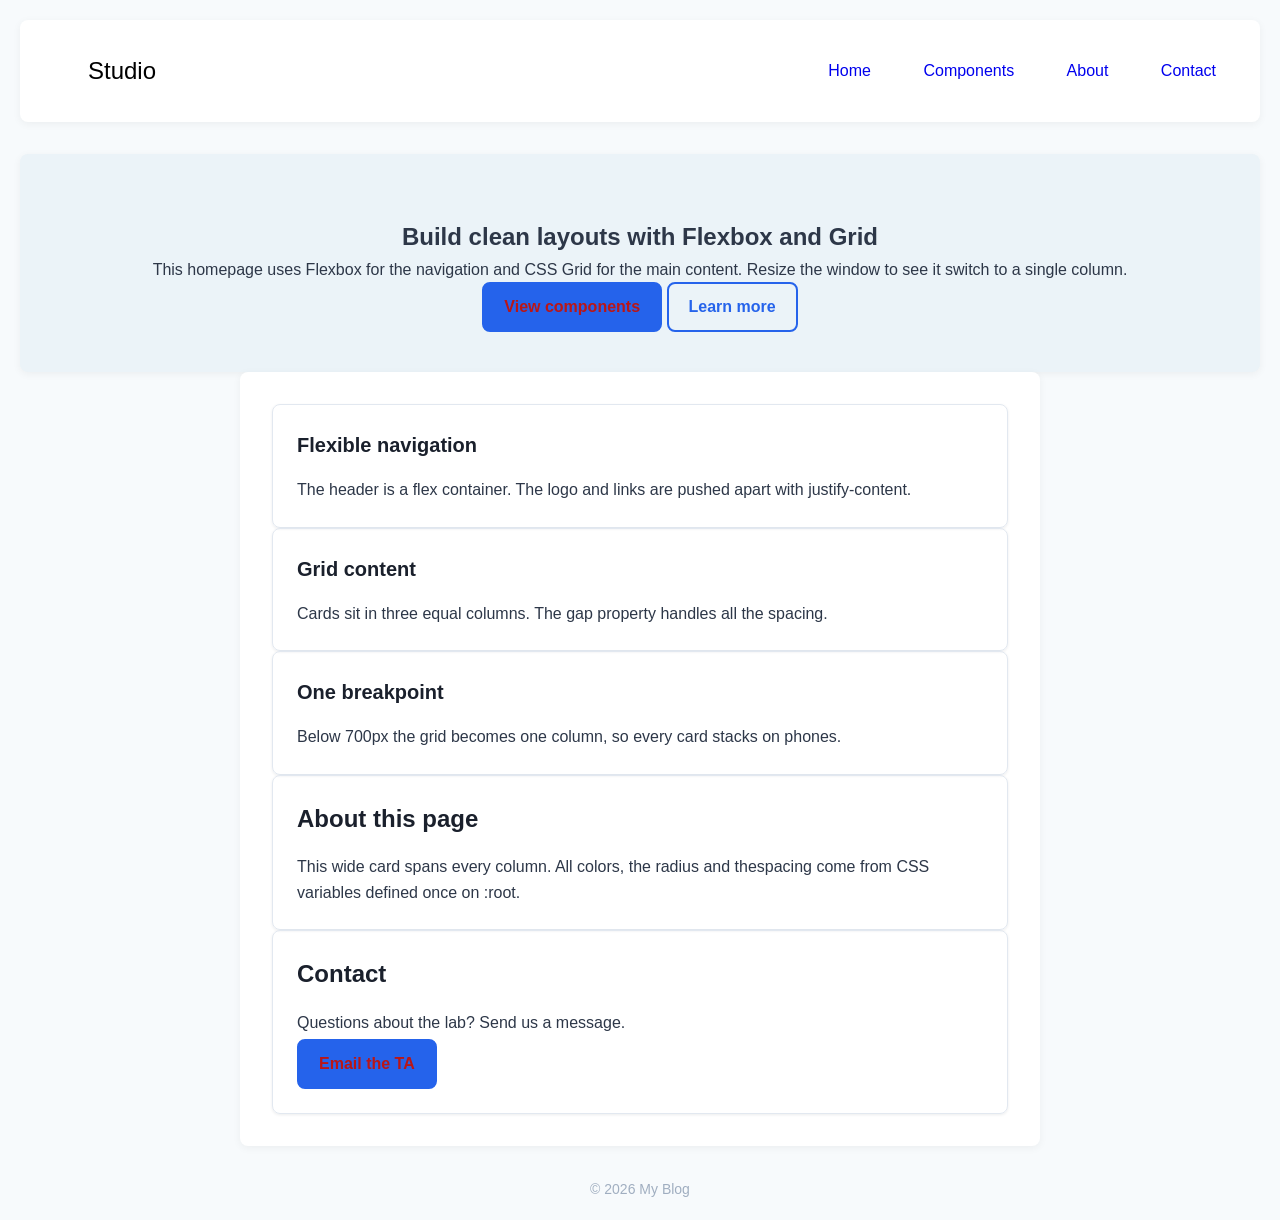
<file: index.html>
<!DOCTYPE html>
<html lang="en">
<head>
    <meta charset="UTF-8">
    <meta name="viewport" content="width=device-width, initial-scale=1">
    <title>Studio - Home</title>
    <link rel="stylesheet" href="Stylesheet.css">
</head>
<body>
    <header class="site-header">
        <a class="logo" href="index.html">Studio</a>
        <nav>
                <a class="active" href="index.html">Home</a>
                <a href="components.html">Components</a>
                <a href="about.html">About</a>
                <a href="contact.html">Contact</a>
        </nav>
    </header>
    <div class="container">
        <section class="hero">
            <h1>Build clean layouts with Flexbox and Grid</h1>
            <p>This homepage uses Flexbox for the navigation and CSS Grid for the
                main content. Resize the window to see it switch to a single column.
            </p>
            <div class="actions">
                <a class="btn" href="components.html">View components</a>
                <a class="btn btn-outline" href="about.html">Learn more</a>
            </div>
        </section>
        <main class="grid">
            <article class="card">
                <h3>Flexible navigation</h3>
                <p>The header is a flex container. The logo and links are pushed apart
                with justify-content.</p>
            </article>
            <article class="card">
                <h3>Grid content</h3>
                <p>Cards sit in three equal columns. The gap property handles all the
                    spacing.
                </p>
            </article>
            <article class="card">
                <h3>One breakpoint</h3>
                <p>Below 700px the grid becomes one column, so every card stacks on
                    phones.
                </p>
            </article>
            <section class="card wide" id="about">
                <h2>About this page</h2>
                <p>This wide card spans every column. All colors,
                    the radius and thespacing come from CSS variables defined once on :root.</p>
            </section>
            <section class="card wide" id="contact">
                <h2>Contact</h2>
                <p>Questions about the lab? Send us a message.</p>
                <a class="btn" href="contact.html">Email the TA</a>
            </section>
        </main>
    </div>
    <footer class="site-footer">
        <div class="container">&copy; 2026 My Blog</div>
    </footer>
</body>
</html>
</file>
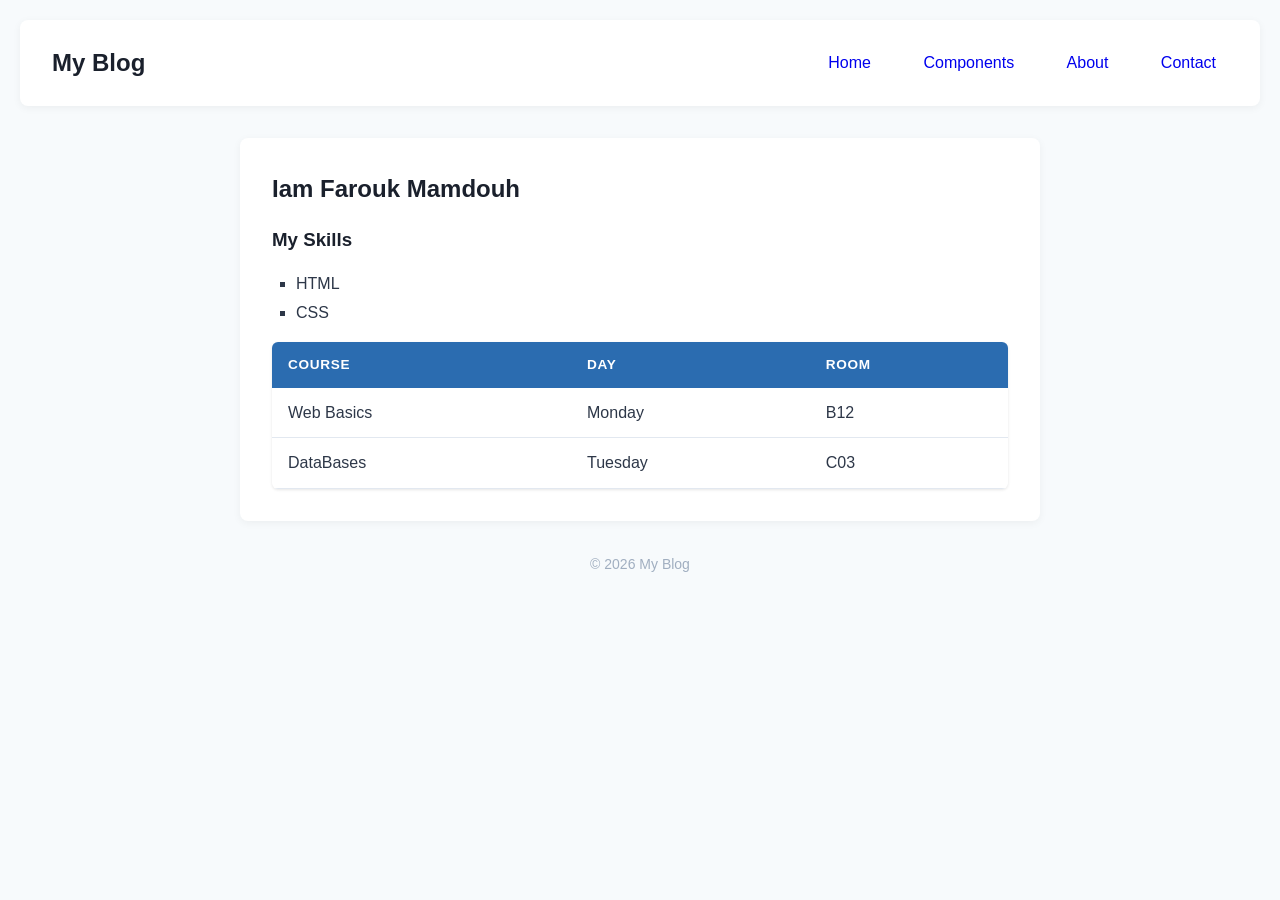
<file: about.html>
<!DOCTYPE html>
<html lang="en">
<head>
    <meta charset="UTF-8">
    <meta name="viewport" content="width=device-width, initial-scale=1.0">
    <title>About</title>
    <link rel="stylesheet" href="Stylesheet.css">
</head>
<body>
    <header>
        <h1>My Blog</h1>
        <nav>
            <a href="index.html">Home</a>
            <a href="components.html">Components</a>
            <a href="about.html">About</a>
            <a href="contact.html">Contact</a>
        </nav>
    </header>
    <main>
      <h2>Iam Farouk Mamdouh</h2>
      <h3>My Skills</h3>
      <ul>
        <li>HTML</li>
        <li>CSS</li>
      </ul>
      <table> 
        <thead> 
            <tr>
                <th>Course</th><th>Day</th><th>Room</th>
            </tr>
        </thead>
        <tbody>
            <tr>
                <td>Web Basics</td> <td>Monday</td><td>B12</td>
            </tr>
            <tr>
                <td>DataBases</td><td>Tuesday</td><td>C03</td>
            </tr>
        </tbody>
      </table>
    </main>
    <footer>
        <p>&copy; 2026 My Blog</p>
    </footer>
</body>
</html>
</file>
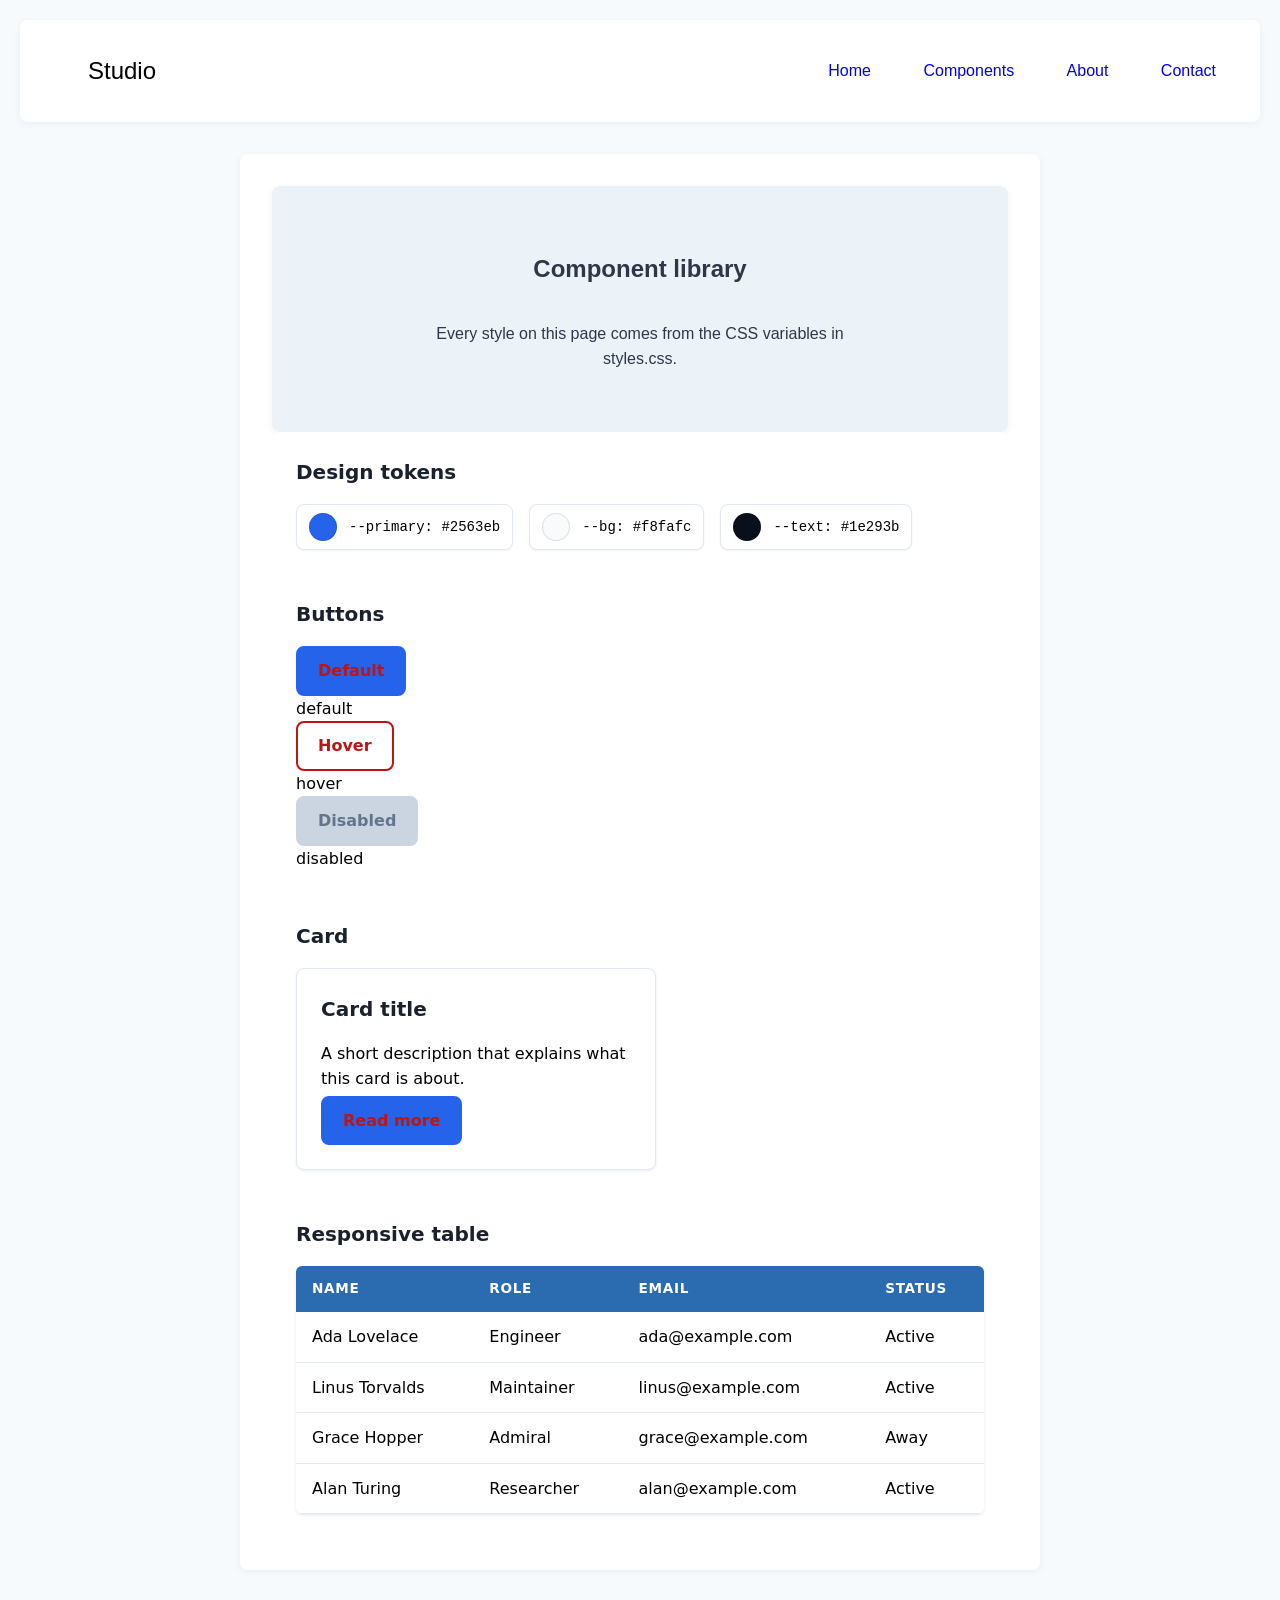
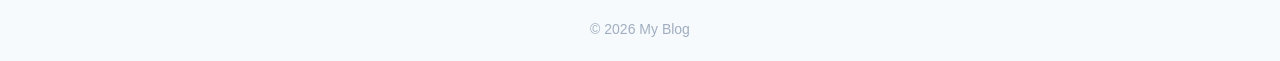
<file: components.html>
<!DOCTYPE html>
<html lang="en">
<head>
    <meta charset="UTF-8">
    <meta name="viewport" content="width=device-width, initial-scale=1">
    <title>Studio - Component library</title>
    <link rel="stylesheet" href="Stylesheet.css">
</head>
<body>
    <header class="site-header">
        <a class="logo" href="index.html">Studio</a>
        <nav>
            
        <a href="index.html">Home</a>
        <a class="active" href="components.html">Components</a>
        <a href="about.html">About</a>
        <a href="contact.html">Contact</a>
        </nav>
    </header>
    <main class="container">
        <section class="section1">
            <h1>Component library</h1>
            <p class="label">Every style on this page comes from the CSS variables
            in styles.css.</p>
        </section>
        <section class="section">
            <h2>Design tokens</h2>
            <div class="swatches">
                <div class="swatch">
                <i style="background: var(--primary)"></i>
                <code>--primary: #2563eb</code>
                </div>
                <div class="swatch">
                <i style="background: var(--bg)"></i>
                <code>--bg: #f8fafc</code>
                </div>
                <div class="swatch">
                <i style="background: var(--text)"></i>
                <code>--text: #1e293b</code>
                </div>
            </div>
        </section>
        <section class="section">
            <h2>Buttons</h2>
            <div class="row">
                <div>
                    <button class="btn">Default</button>
                     <div class="label">default</div>
                </div>
                <div>
                    <button class="btn is-hover">Hover</button>                        <div class="label">hover</div>
                    </div>
                <div>
                    <button class="btn" disabled>Disabled</button>
                    <div class="label">disabled</div>
                </div>
                </div>
            </section>
            <section class="section"><h2>Card</h2>
                <article class="card" style="max-width: 360px">
                    <h3>Card title</h3>
                    <p>A short description that explains what this card is about.</p>
                    <a class="btn" href="about.html">Read more</a>
                </article>
            </section>
        <section class="section">
            <h2>Responsive table</h2>
            <div class="table-wrap">
                <table>
                    <thead>
                        <tr><th>Name</th><th>Role</th><th>Email</th><th>Status</th></tr>
                    </thead>
                    <tbody>
                        <tr><td>Ada Lovelace</td><td>Engineer</td>

                        <td>ada@example.com</td><td><span class="badge">Active</span></td></tr>

                        <tr><td>Linus Torvalds</td><td>Maintainer</td>

                        <td>linus@example.com</td><td><span class="badge">Active</span></td></tr>

                        <tr><td>Grace Hopper</td><td>Admiral</td>

                        <td>grace@example.com</td><td><span class="badge off">Away</span></td></tr>

                        <tr><td>Alan Turing</td><td>Researcher</td>

                        <td>alan@example.com</td><td><span class="badge">Active</span></td></tr>

                    </tbody>
                </table>
            </div>
        </section>
    </main>
    <footer class="site-footer" style="margin-top: 48px">
        <p>&copy; 2026 My Blog</p>
    </footer>
</body>
</html>
</file>
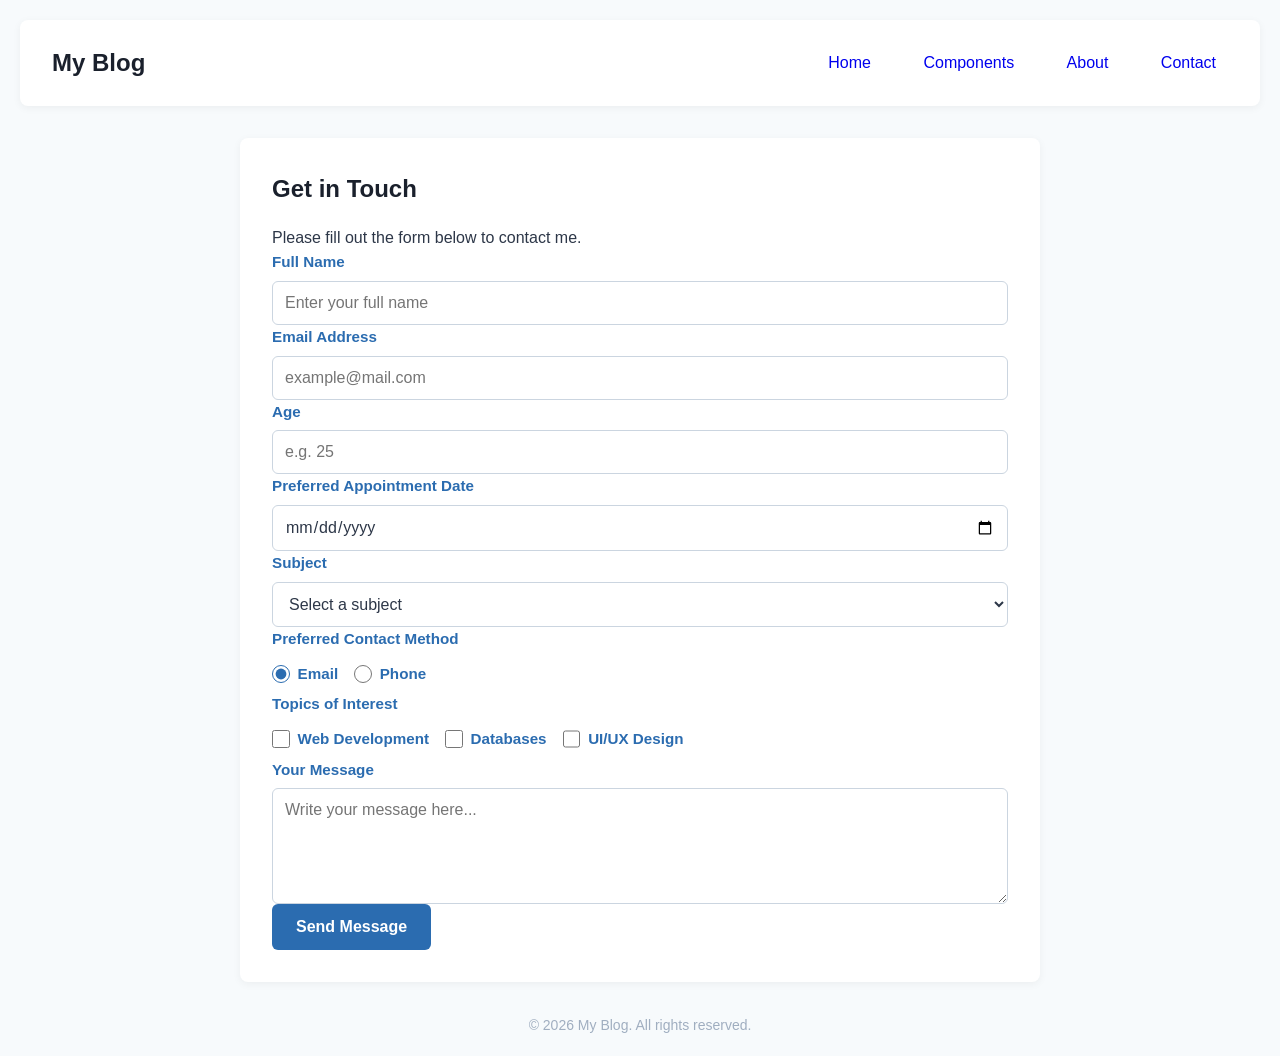
<file: contact.html>
<!DOCTYPE html>
<html lang="en">
<head>
    <meta charset="UTF-8">
    <meta name="viewport" content="width=device-width, initial-scale=1.0">
    <title>Contact</title>
    <link rel="stylesheet" href="Stylesheet.css">
</head>
<body>
    <header>
            <h1>My Blog</h1>
        <nav>
            <a href="index.html">Home</a>
            <a href="components.html">Components</a>
            <a href="about.html">About</a>
            <a href="contact.html">Contact</a>
        </nav>
    </header>
    <main>
        <section>
            <h2>Get in Touch</h2>
            <p>Please fill out the form below to contact me.</p>
            <form action="#" method="post" class="contact-form">
                <div class="form-group">
                    <label for="fullName">Full Name</label>
                    <input type="text" id="fullName" name="fullName" placeholder="Enter your full name" required>
                </div>
                <div class="form-group">
                    <label for="email">Email Address</label>
                    <input type="email" id="email" name="email" placeholder="example@mail.com" required>
                </div>
                <div class="form-group">
                    <label for="age">Age</label>
                    <input type="number" id="age" name="age" min="1" max="120" placeholder="e.g. 25">
                </div>
                <div class="form-group">
                    <label for="preferredDate">Preferred Appointment Date</label>
                    <input type="date" id="preferredDate" name="preferredDate">
                </div>
                <div class="form-group">
                    <label for="subject">Subject</label>
                    <select id="subject" name="subject" required>
                        <option value="" disabled selected>Select a subject</option>
                        <option value="general">General Inquiry</option>
                        <option value="course">Course Question</option>
                        <option value="collaboration">Project Collaboration</option>
                        <option value="feedback">Feedback</option>
                    </select>
                </div>
                <div class="form-group">
                    <label>Preferred Contact Method</label>
                    <div class="options">
                        <label class="label">
                            <input type="radio" name="contactMethod" value="email" checked> Email
                        </label>
                        <label class="label">
                            <input type="radio" name="contactMethod" value="phone"> Phone
                        </label>
                    </div>
                </div>
                <div class="form-group">
                    <label>Topics of Interest</label>
                    <div class="options">
                        <label class="label">
                            <input type="checkbox" name="interests" value="web"> Web Development
                        </label>
                        <label class="label">
                            <input type="checkbox" name="interests" value="database"> Databases
                        </label>
                        <label class="label">
                            <input type="checkbox" name="interests" value="design"> UI/UX Design
                        </label>
                    </div>
                </div>
                <div class="form-group">
                    <label for="message">Your Message</label>
                    <textarea id="message" name="message" rows="5" placeholder="Write your message here..." required></textarea>
                </div>
                <button type="submit" class="submit">Send Message</button>
            </form>
        </section>
    </main>

    <footer>
        <p>&copy; 2026 My Blog. All rights reserved.</p>
    </footer>
</body>
</html>
</file>
<file: Stylesheet.css>
* {
    box-sizing: border-box;
    margin: 0;
    padding: 0;
}
body {
    font-family:  "Segoe UI", Roboto, Helvetica, Arial, sans-serif;
    line-height: 1.6;
    color: #2d3748;
    background-color: #f7fafc;
    padding: 20px;
}
header {
    background-color: #ffffff; 
    flex-wrap: wrap; 
    gap: 10px; ;
    border-radius: 8px;
    padding: 1.5rem 2rem;
    box-shadow: 0 2px 8px rgba(0, 0, 0, 0.05);
    display: flex;
    justify-content: space-between;
    align-items: center;
    margin-bottom: 2rem;
}
 header h1 {
    font-size: 1.5rem;
    color: #1a202c;
}
header .logo {
    text-decoration: none;
    margin-left: 1.5rem;
    padding: 0.5rem 0.75rem;
    transition: all 0.2s ease;
    font-size: 1.5rem; 
    color: black;
}
header a:hover {
    color: #2b6cb0;
    background-color: #ebf8ff;
} 
nav a {
    text-decoration: none;
    font-weight: 500;
    margin-left: 1.5rem;
    padding: 0.5rem 0.75rem;
    transition: all 0.2s ease;
}
nav a:hover {
    color: #2b6cb0;
    background-color: #ebf8ff;
}
.container .hero { 
    padding: 64px 0 40px;
    background: #ebf3f8;
    border-radius: 8px;
    text-align: center;
    box-shadow: 0 2px 8px rgba(0, 0, 0, 0.05);
 } 
.container.hero p { 
    max-width: 55ch; 
    color: var(--muted); 
    font-size: 1.125rem;
    text-align: center; 
}
.container.hero .actions { 
    display: flex; 
    gap: 12px; 
    flex-wrap: wrap; 
    margin-top: 24px;
}
.btn {
display: inline-block;
padding: 10px 20px;
font: inherit;
font-weight: 600;
color: #ba1616;
background: var(--primary);
border: 2px solid var(--primary);
border-radius: var(--radius);
text-decoration: none;
cursor: pointer;
transition: background .15s, border-color .15s;
}
.btn:hover:not(:disabled),
.btn.is-hover {
background: var(--primary-dark);
border-color: var(--primary-dark);
}
.btn:focus-visible { outline: 3px solid #93b4f8; outline-offset: 2px; }
.btn:disabled {
background: #cbd5e1;
border-color: #cbd5e1;
color: #64748b;
cursor: not-allowed;
}
.btn-outline { background: transparent; color: var(--primary); }
.btn-outline:hover:not(:disabled) { background: var(--primary); color: #fff;
}
.card {
background: var(--surface);
border: 1px solid var(--border);
border-radius: var(--radius);
padding: 24px;
box-shadow: 0 1px 3px rgba(15, 23, 42, .08);
}
.card h3 { font-size: 1.25rem; }
.card p { color: var(--muted); }
.card .btn { margin-top: 4px; }
.container .section1 { 
    padding: 64px 8rem 40px;
    background: #ebf3f8;
    border-radius: 8px;
    text-align: center;
    box-shadow: 0 2px 8px rgba(0, 0, 0, 0.05);
 }
 .container .section1 p { 
    padding: 32px 0rem 20px;
    border-radius: 8px;
    text-align: center;
 }
:root {
  --primary: #2563eb;
  --bg: #f8fafc;
  --text: #09101b;
  --border: #e2e8f0;
  --radius: 8px;
}
.section {
  padding: 1.5rem;
  background-color: #ffffff;
  border-radius: var(--radius);
  color: black;
  font-family: system-ui, -apple-system, BlinkMacSystemFont, 'Segoe UI', Roboto, sans-serif;
}
.section h2 {
  font-size: 1.25rem;
  font-weight: 600;
  margin-top: 0;
  margin-bottom: 1rem;
}

/* Swatches Grid */
.swatches {
  display: flex;
  flex-wrap: wrap;
  gap: 1rem;
}

/* Individual Swatch Card */
.swatch {
  display: flex;
  align-items: center;
  gap: 0.75rem;
  padding: 0.5rem 0.75rem;
  background-color: #ffffff;
  border: 1px solid var(--border);
  border-radius: var(--radius);
  box-shadow: 0 1px 2px 0 rgba(0, 0, 0, 0.05);
}

/* Color Box */
.swatch i {
  display: inline-block;
  width: 1.75rem;
  height: 1.75rem;
  border-radius: 50%;
  border: 1px solid rgba(0, 0, 0, 0.1);
  flex-shrink: 0;
}

/* Code Label */
.swatch code {
  font-family: ui-monospace, SFMono-Regular, Menlo, Monaco, Consolas, monospace;
  font-size: 0.875rem;
  color: black;
  white-space: nowrap;
}
main {
    max-width: 800px;
    margin: 0 auto;
    background: #ffffff;
    padding: 2rem;
    border-radius: 8px;
    box-shadow: 0 2px 8px rgba(0, 0, 0, 0.05);
}
ol {
    margin-bottom: 2rem;
}
h2, h3 {
    color: #1a202c;
    margin-bottom: 1rem;
}

ul {
    list-style-type: square;
    padding-left: 1.5rem;
}

ul li {
    margin-bottom: 0.25rem;
}
table {
    width: 100%;
    border-collapse: collapse;
    margin-top: 1rem;
    background-color: #ffffff;
    overflow: hidden;
    border-radius: 6px;
    box-shadow: 0 1px 3px rgba(0, 0, 0, 0.1);
}

th, td {
    padding: 0.75rem 1rem;
    text-align: left;
}

th {
    background-color: #2b6cb0;
    color: #ffffff;
    font-weight: 600;
    text-transform: uppercase;
    font-size: 0.85rem;
    letter-spacing: 0.05em;
}
tbody tr:hover {
    background-color: #edf2f7;
}
td {
    border-bottom: 1px solid #e2e8f0;
}
footer {
    text-align: center;
    margin-top: 2rem;
    color: #a0aec0;
    font-size: 0.875rem;
}
ol h2 {
    font-size: 2rem;
    margin-bottom: 1rem;
    background-color:beige;
}
ol article p{
    margin-bottom: 10px;
    margin-left: 20px;
}
.form-group {
    display: flex;
    flex-direction: column;
}

.form-group label {
    font-weight: 600;
    font-size: 0.95rem;
    color:#2b6cb0;
    margin-bottom: 0.4rem;
}
.form-group input[type="text"],
.form-group input[type="email"],
.form-group input[type="number"],
.form-group input[type="date"],
.form-group select,
.form-group textarea {
    width: 100%;
    padding: 0.75rem;
    border: 1px solid #cbd5e0;
    border-radius: 6px;
    font-size: 1rem;
    font-family: inherit;
    color: #2d3748;
    background-color: #ffffff;
    transition: border-color 0.2s ease, box-shadow 0.2s ease;
}

.options {
    display: flex;
    flex-wrap: wrap;
    gap: 1rem;
    margin-top: 0.25rem;
}

.label {
    display: flex;
    align-items: center;
    gap: 0.5rem;
    font-weight: normal;
    cursor: pointer;
}

.label input[type="radio"],
.label input[type="checkbox"] {
    width: 1.1rem;
    height: 1.1rem;
    accent-color: #2b6cb0;
    cursor: pointer;
}
.submit {
    background-color: #2b6cb0;
    color: #ffffff;
    font-size: 1rem;
    font-weight: 600;
    padding: 0.85rem 1.5rem;
    border: none;
    border-radius: 6px;
    cursor: pointer;
    transition: background-color 0.2s ease, transform 0.1s ease;
    align-self: flex-start;
}
</file>
